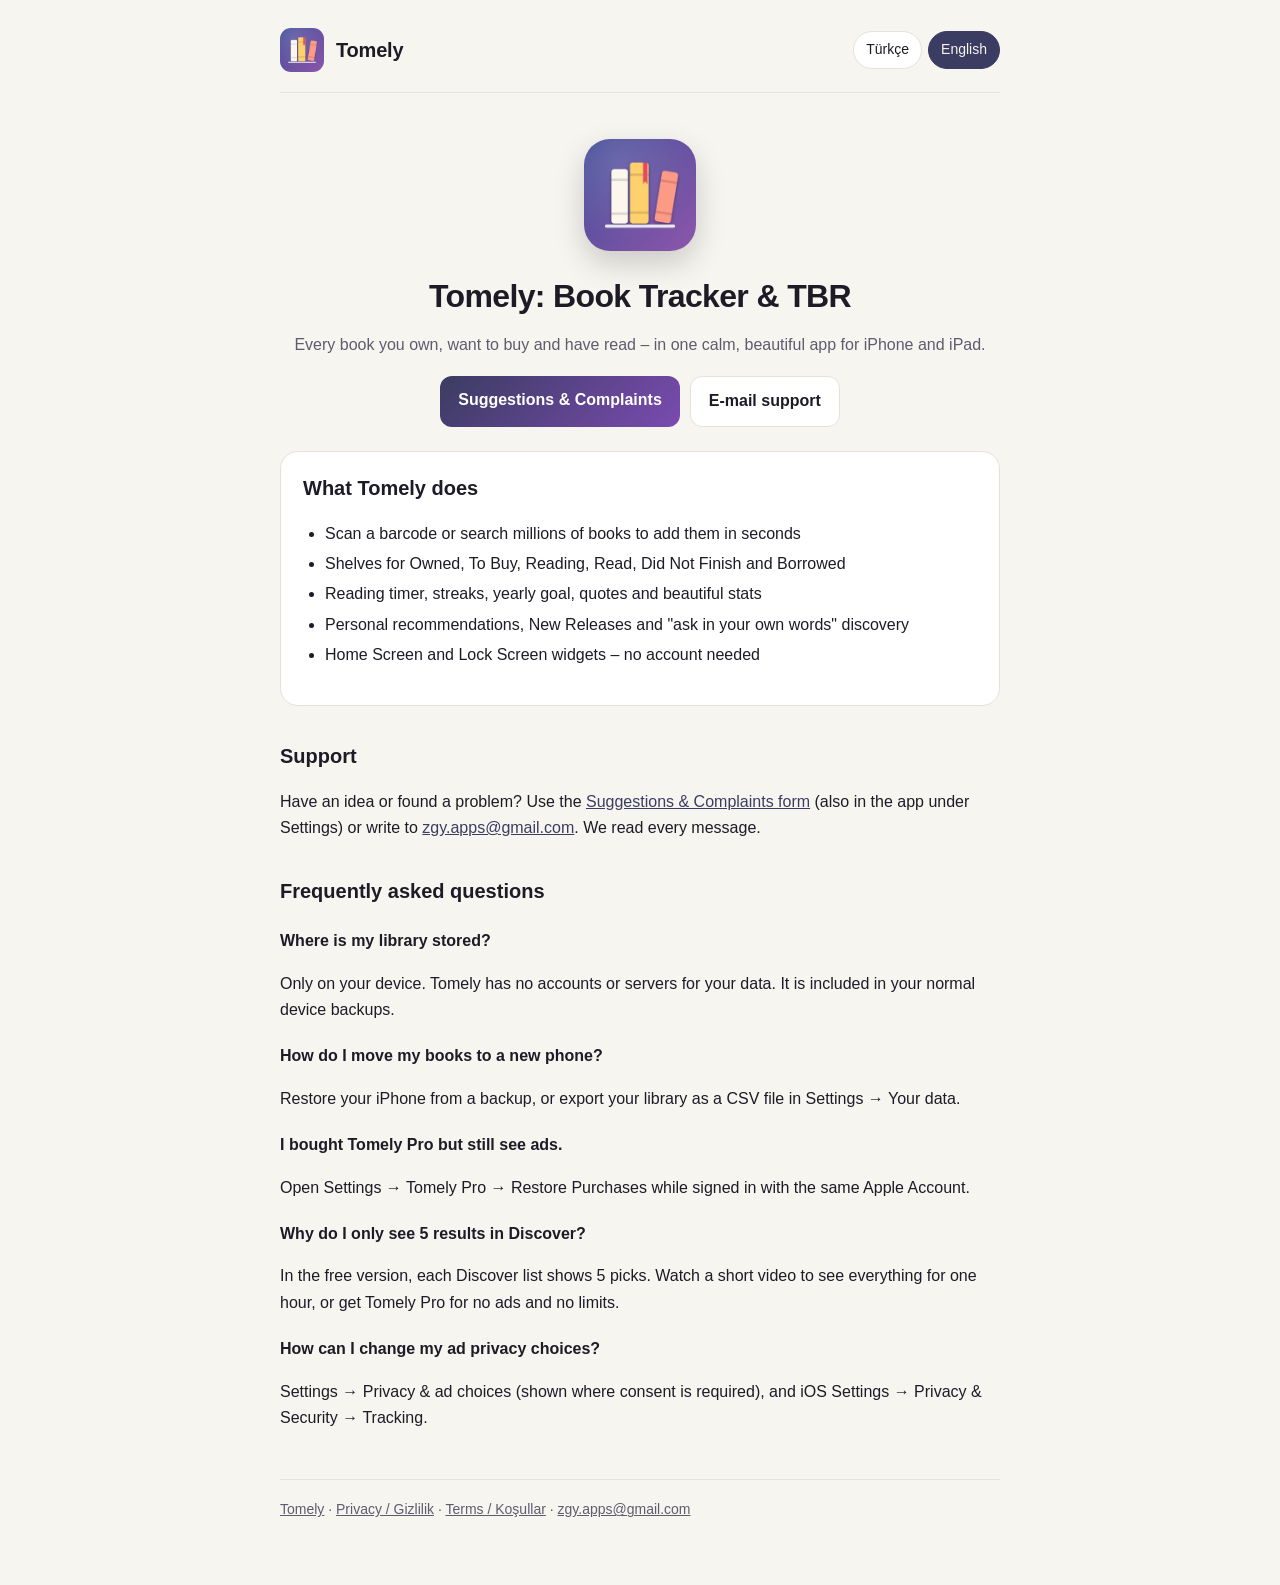
<file: index.html>
<!doctype html>
<html lang="en">
<head>
<meta charset="utf-8">
<meta name="viewport" content="width=device-width, initial-scale=1">
<title>Tomely – Book Tracker &amp; TBR</title>
<meta name="title-en" content="Tomely – Book Tracker &amp; TBR">
<meta name="title-tr" content="Tomely – Kitap Takip &amp; Kitaplık">
<meta name="description" content="Tomely: track the books you own, want to buy and have read. Support, privacy policy and terms.">
<link rel="icon" href="icon.png">
<link rel="stylesheet" href="style.css">
<script src="lang.js"></script>
</head>
<body>
<div class="wrap">
<header class="top">
  <a class="brand" href="./"><img src="icon.png" alt=""><span>Tomely</span></a>
  <nav class="lang" aria-label="Language">
    <button data-set="tr" aria-pressed="false">Türkçe</button>
    <button data-set="en" aria-pressed="true">English</button>
  </nav>
</header>

<main data-lang="en">
<section class="hero">
  <img src="icon.png" alt="Tomely app icon">
  <h1>Tomely: Book Tracker &amp; TBR</h1>
  <p class="muted">Every book you own, want to buy and have read – in one calm, beautiful app for iPhone and iPad.</p>
  <div class="buttons">
    <a class="btn" href="https://forms.gle/RzExrVsKpRyE6CgN7">Suggestions &amp; Complaints</a>
    <a class="btn secondary" href="mailto:zgy.apps@gmail.com?subject=Tomely%20Support">E-mail support</a>
  </div>
</section>

<div class="card">
<h2 style="margin-top:0">What Tomely does</h2>
<ul>
  <li>Scan a barcode or search millions of books to add them in seconds</li>
  <li>Shelves for Owned, To Buy, Reading, Read, Did Not Finish and Borrowed</li>
  <li>Reading timer, streaks, yearly goal, quotes and beautiful stats</li>
  <li>Personal recommendations, New Releases and "ask in your own words" discovery</li>
  <li>Home Screen and Lock Screen widgets – no account needed</li>
</ul>
</div>

<h2>Support</h2>
<p>Have an idea or found a problem? Use the <a href="https://forms.gle/RzExrVsKpRyE6CgN7">Suggestions &amp; Complaints form</a> (also in the app under Settings) or write to <a href="mailto:zgy.apps@gmail.com">zgy.apps@gmail.com</a>. We read every message.</p>

<h2>Frequently asked questions</h2>
<h3>Where is my library stored?</h3>
<p>Only on your device. Tomely has no accounts or servers for your data. It is included in your normal device backups.</p>
<h3>How do I move my books to a new phone?</h3>
<p>Restore your iPhone from a backup, or export your library as a CSV file in Settings → Your data.</p>
<h3>I bought Tomely Pro but still see ads.</h3>
<p>Open Settings → Tomely Pro → Restore Purchases while signed in with the same Apple Account.</p>
<h3>Why do I only see 5 results in Discover?</h3>
<p>In the free version, each Discover list shows 5 picks. Watch a short video to see everything for one hour, or get Tomely Pro for no ads and no limits.</p>
<h3>How can I change my ad privacy choices?</h3>
<p>Settings → Privacy &amp; ad choices (shown where consent is required), and iOS Settings → Privacy &amp; Security → Tracking.</p>
</main>

<main data-lang="tr" hidden>
<section class="hero">
  <img src="icon.png" alt="Tomely uygulama ikonu">
  <h1>Tomely: Kitap Takip &amp; Kitaplık</h1>
  <p class="muted">Sahip olduğun, almak istediğin ve okuduğun tüm kitaplar – iPhone ve iPad için sakin ve şık bir uygulamada.</p>
  <div class="buttons">
    <a class="btn" href="https://forms.gle/RzExrVsKpRyE6CgN7">Öneriler ve Şikayetler</a>
    <a class="btn secondary" href="mailto:zgy.apps@gmail.com?subject=Tomely%20Destek">E-posta ile destek</a>
  </div>
</section>

<div class="card">
<h2 style="margin-top:0">Tomely neler yapar?</h2>
<ul>
  <li>Barkodu tara veya milyonlarca kitap arasında ara, saniyeler içinde ekle</li>
  <li>Kitaplığımda, Alınacaklar, Okuyorum, Okundu, Yarım Bıraktım ve Ödünç rafları</li>
  <li>Okuma sayacı, seriler, yıllık hedef, alıntılar ve şık istatistikler</li>
  <li>Kişisel öneriler, Yeni Çıkanlar ve "kendi cümlelerinle sor" keşfi</li>
  <li>Ana ekran ve kilit ekranı widget'ları – hesap gerekmez</li>
</ul>
</div>

<h2>Destek</h2>
<p>Bir fikrin mi var ya da bir sorun mu buldun? <a href="https://forms.gle/RzExrVsKpRyE6CgN7">Öneriler ve Şikayetler formunu</a> kullan (uygulamada Ayarlar altında da var) veya <a href="mailto:zgy.apps@gmail.com">zgy.apps@gmail.com</a> adresine yaz. Her mesajı okuyoruz.</p>

<h2>Sık sorulan sorular</h2>
<h3>Kitaplığım nerede saklanıyor?</h3>
<p>Yalnızca cihazında. Tomely'nin verilerin için hesabı veya sunucusu yoktur. Kitaplığın normal cihaz yedeklerine dahildir.</p>
<h3>Kitaplarımı yeni telefona nasıl taşırım?</h3>
<p>iPhone'unu yedekten geri yükle ya da Ayarlar → Verilerin bölümünden kitaplığını CSV olarak dışa aktar.</p>
<h3>Tomely Pro aldım ama hâlâ reklam görüyorum.</h3>
<p>Aynı Apple Hesabı ile giriş yapmışken Ayarlar → Tomely Pro → Satın Alımları Geri Yükle'ye dokun.</p>
<h3>Keşfet'te neden sadece 5 sonuç görüyorum?</h3>
<p>Ücretsiz sürümde her Keşfet listesi 5 öneri gösterir. Kısa bir video izleyerek bir saat boyunca tümünü görebilir veya reklamsız ve sınırsız kullanım için Tomely Pro alabilirsin.</p>
<h3>Reklam gizlilik tercihlerimi nasıl değiştiririm?</h3>
<p>Ayarlar → Gizlilik ve reklam tercihleri (izin gereken bölgelerde görünür) ve iOS Ayarlar → Gizlilik ve Güvenlik → İzleme.</p>
</main>

<footer>
  <a href="./">Tomely</a> · <a href="privacy.html">Privacy / Gizlilik</a> · <a href="terms.html">Terms / Koşullar</a> · <a href="mailto:zgy.apps@gmail.com">zgy.apps@gmail.com</a>
</footer>
</div>
</body>
</html>
</file>
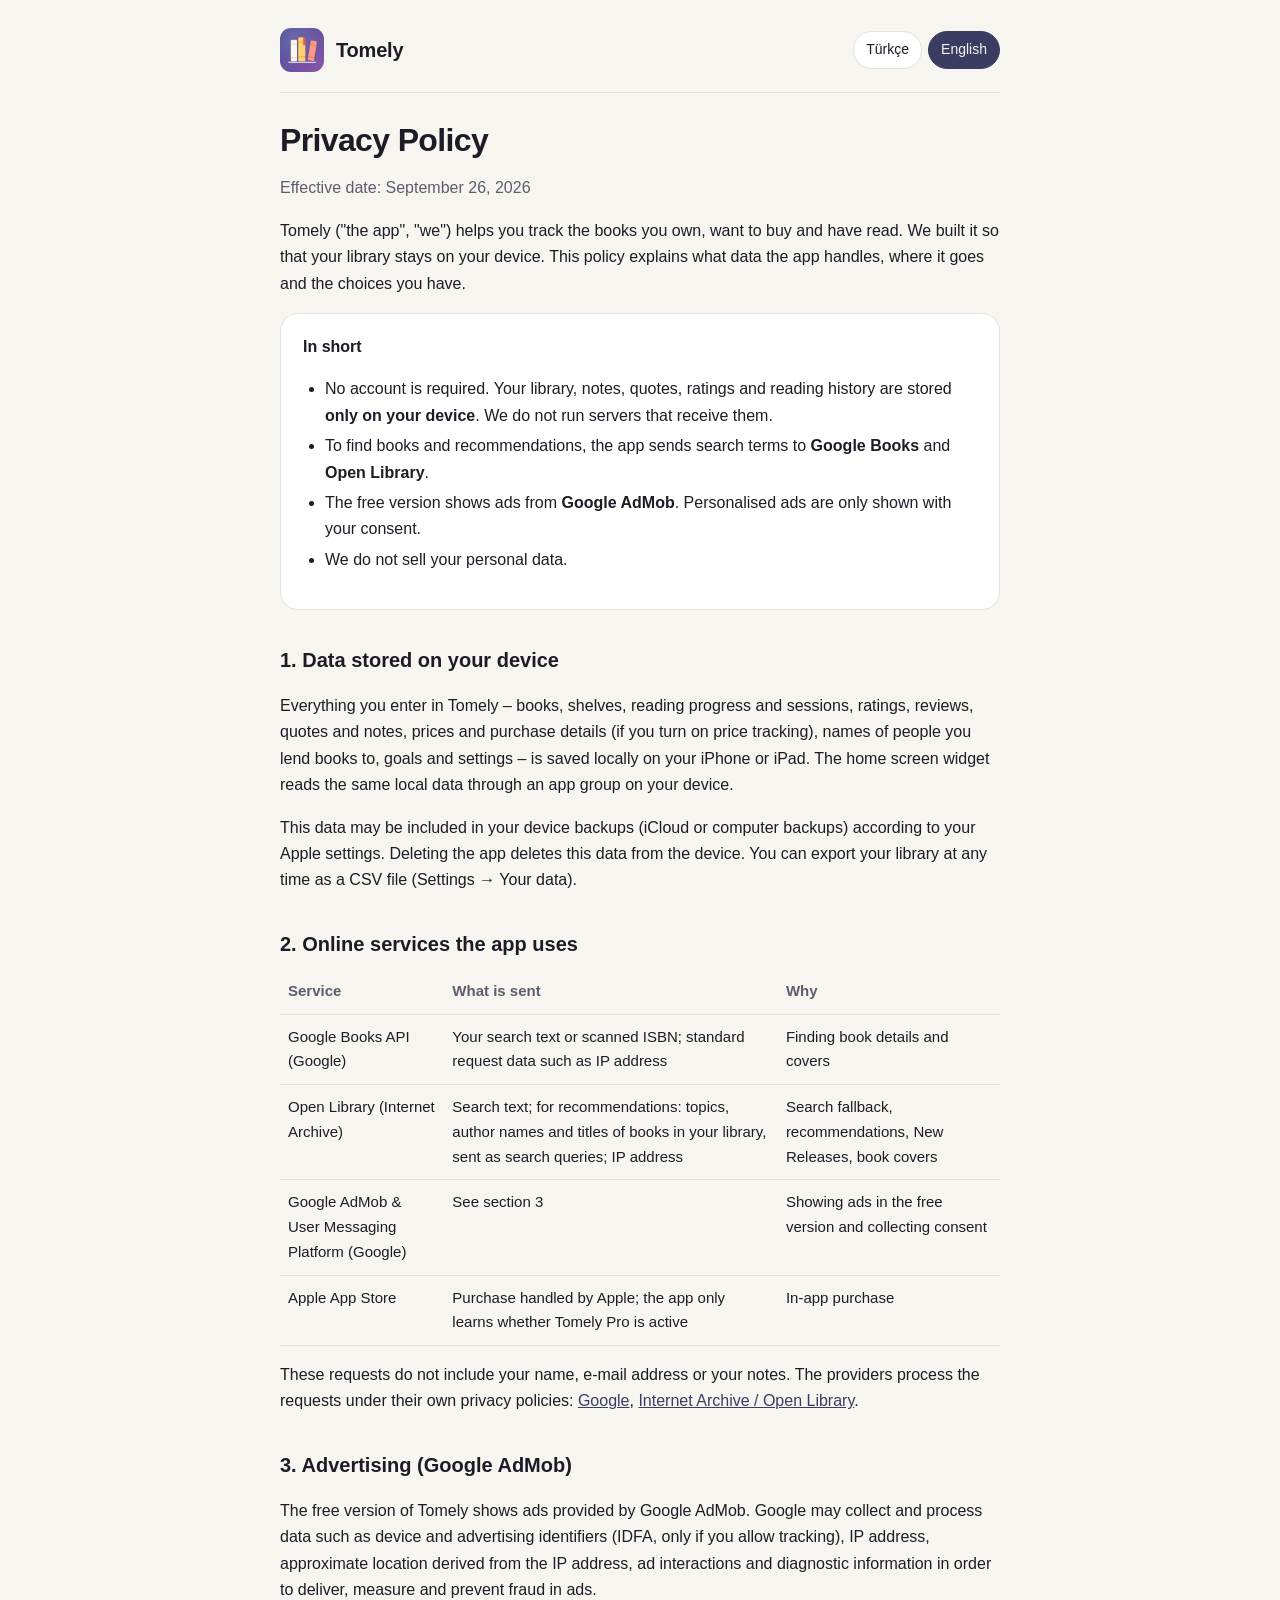
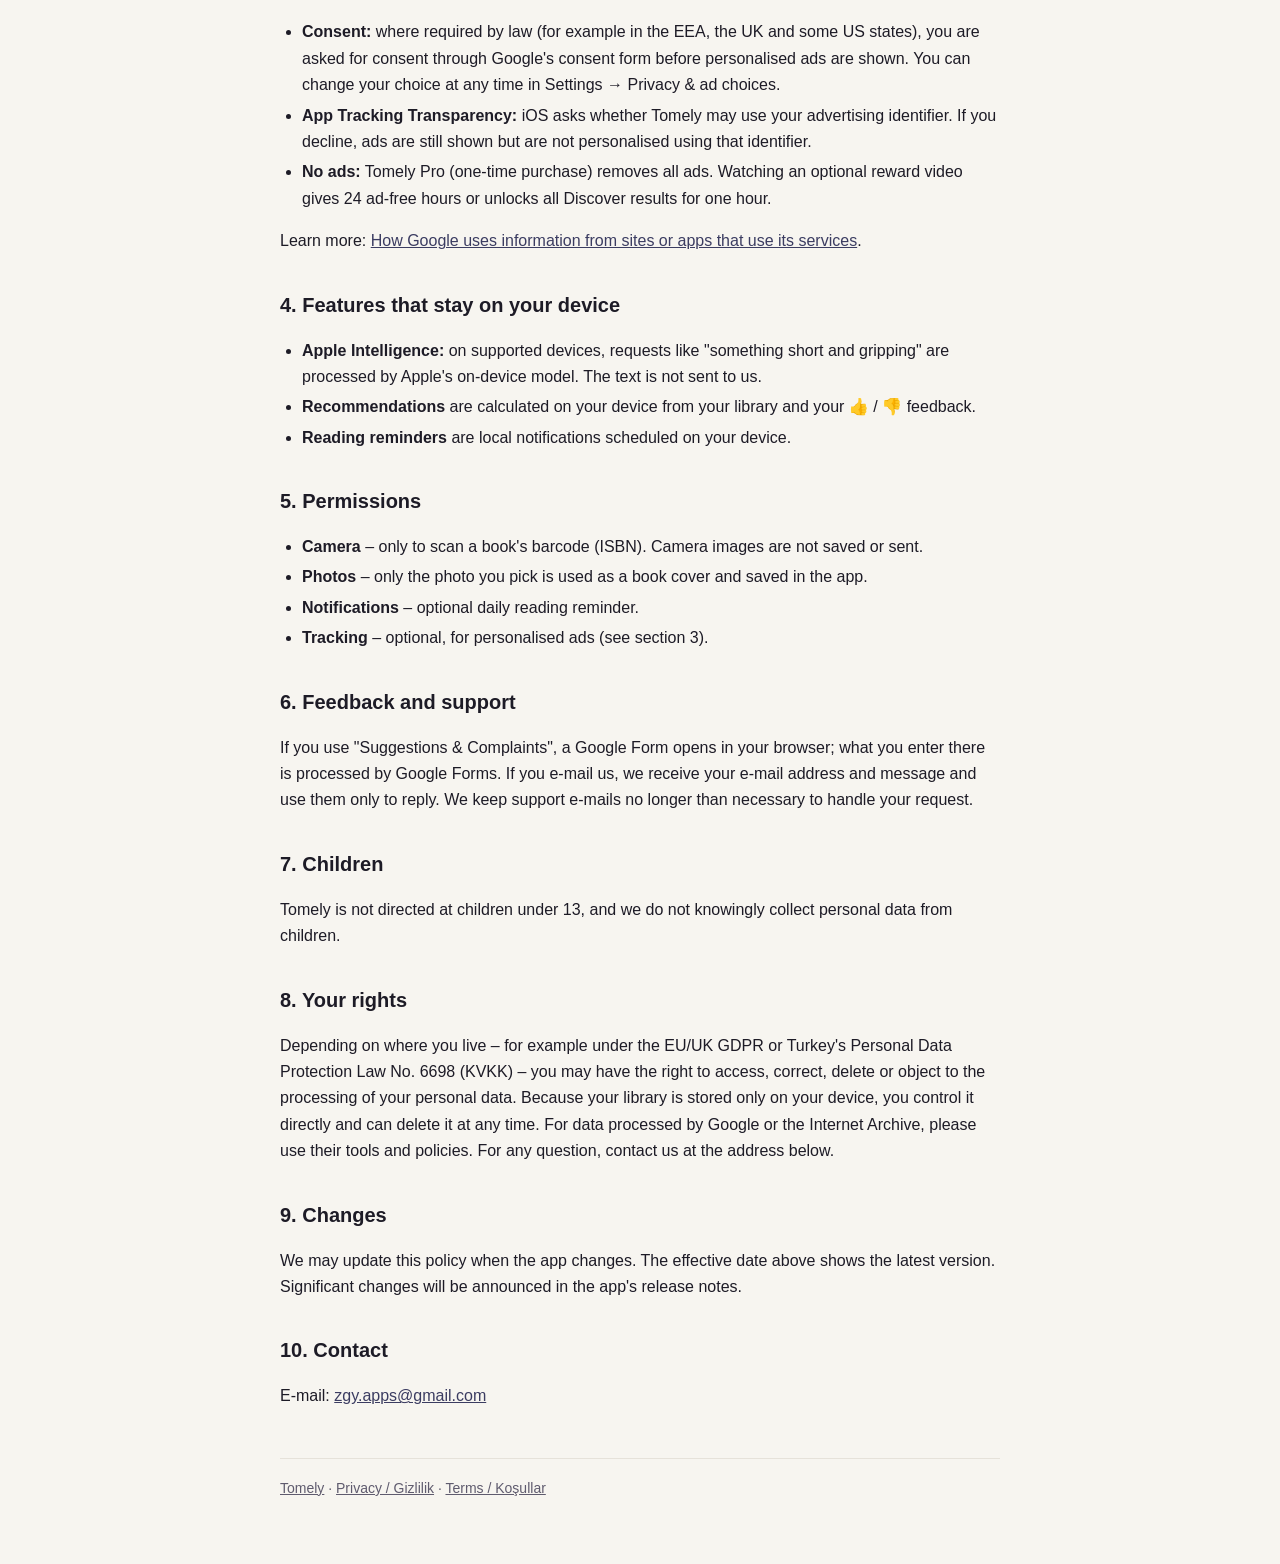
<file: privacy.html>
<!doctype html>
<html lang="en">
<head>
<meta charset="utf-8">
<meta name="viewport" content="width=device-width, initial-scale=1">
<title>Tomely – Privacy Policy</title>
<meta name="title-en" content="Tomely – Privacy Policy">
<meta name="title-tr" content="Tomely – Gizlilik Politikası">
<meta name="description" content="Privacy Policy of Tomely, the book tracker app for iPhone and iPad.">
<link rel="icon" href="icon.png">
<link rel="stylesheet" href="style.css">
<script src="lang.js"></script>
</head>
<body>
<div class="wrap">
<header class="top">
  <a class="brand" href="./"><img src="icon.png" alt=""><span>Tomely</span></a>
  <nav class="lang" aria-label="Language">
    <button data-set="tr" aria-pressed="false">Türkçe</button>
    <button data-set="en" aria-pressed="true">English</button>
  </nav>
</header>

<!-- ============================ ENGLISH ============================ -->
<main data-lang="en">
<h1>Privacy Policy</h1>
<p class="muted">Effective date: September 26, 2026</p>

<p>Tomely ("the app", "we") helps you track the books you own, want to buy and have read. We built it so that your library stays on your device. This policy explains what data the app handles, where it goes and the choices you have.</p>

<div class="card">
<strong>In short</strong>
<ul>
  <li>No account is required. Your library, notes, quotes, ratings and reading history are stored <strong>only on your device</strong>. We do not run servers that receive them.</li>
  <li>To find books and recommendations, the app sends search terms to <strong>Google Books</strong> and <strong>Open Library</strong>.</li>
  <li>The free version shows ads from <strong>Google AdMob</strong>. Personalised ads are only shown with your consent.</li>
  <li>We do not sell your personal data.</li>
</ul>
</div>

<h2>1. Data stored on your device</h2>
<p>Everything you enter in Tomely – books, shelves, reading progress and sessions, ratings, reviews, quotes and notes, prices and purchase details (if you turn on price tracking), names of people you lend books to, goals and settings – is saved locally on your iPhone or iPad. The home screen widget reads the same local data through an app group on your device.</p>
<p>This data may be included in your device backups (iCloud or computer backups) according to your Apple settings. Deleting the app deletes this data from the device. You can export your library at any time as a CSV file (Settings → Your data).</p>

<h2>2. Online services the app uses</h2>
<div class="table-wrap">
<table>
<tr><th>Service</th><th>What is sent</th><th>Why</th></tr>
<tr><td>Google Books API (Google)</td><td>Your search text or scanned ISBN; standard request data such as IP address</td><td>Finding book details and covers</td></tr>
<tr><td>Open Library (Internet Archive)</td><td>Search text; for recommendations: topics, author names and titles of books in your library, sent as search queries; IP address</td><td>Search fallback, recommendations, New Releases, book covers</td></tr>
<tr><td>Google AdMob &amp; User Messaging Platform (Google)</td><td>See section 3</td><td>Showing ads in the free version and collecting consent</td></tr>
<tr><td>Apple App Store</td><td>Purchase handled by Apple; the app only learns whether Tomely Pro is active</td><td>In-app purchase</td></tr>
</table>
</div>
<p>These requests do not include your name, e-mail address or your notes. The providers process the requests under their own privacy policies: <a href="https://policies.google.com/privacy">Google</a>, <a href="https://archive.org/about/terms">Internet Archive / Open Library</a>.</p>

<h2>3. Advertising (Google AdMob)</h2>
<p>The free version of Tomely shows ads provided by Google AdMob. Google may collect and process data such as device and advertising identifiers (IDFA, only if you allow tracking), IP address, approximate location derived from the IP address, ad interactions and diagnostic information in order to deliver, measure and prevent fraud in ads.</p>
<ul>
  <li><strong>Consent:</strong> where required by law (for example in the EEA, the UK and some US states), you are asked for consent through Google's consent form before personalised ads are shown. You can change your choice at any time in Settings → Privacy &amp; ad choices.</li>
  <li><strong>App Tracking Transparency:</strong> iOS asks whether Tomely may use your advertising identifier. If you decline, ads are still shown but are not personalised using that identifier.</li>
  <li><strong>No ads:</strong> Tomely Pro (one-time purchase) removes all ads. Watching an optional reward video gives 24 ad-free hours or unlocks all Discover results for one hour.</li>
</ul>
<p>Learn more: <a href="https://policies.google.com/technologies/partner-sites">How Google uses information from sites or apps that use its services</a>.</p>

<h2>4. Features that stay on your device</h2>
<ul>
  <li><strong>Apple Intelligence:</strong> on supported devices, requests like "something short and gripping" are processed by Apple's on-device model. The text is not sent to us.</li>
  <li><strong>Recommendations</strong> are calculated on your device from your library and your 👍 / 👎 feedback.</li>
  <li><strong>Reading reminders</strong> are local notifications scheduled on your device.</li>
</ul>

<h2>5. Permissions</h2>
<ul>
  <li><strong>Camera</strong> – only to scan a book's barcode (ISBN). Camera images are not saved or sent.</li>
  <li><strong>Photos</strong> – only the photo you pick is used as a book cover and saved in the app.</li>
  <li><strong>Notifications</strong> – optional daily reading reminder.</li>
  <li><strong>Tracking</strong> – optional, for personalised ads (see section 3).</li>
</ul>

<h2>6. Feedback and support</h2>
<p>If you use "Suggestions &amp; Complaints", a Google Form opens in your browser; what you enter there is processed by Google Forms. If you e-mail us, we receive your e-mail address and message and use them only to reply. We keep support e-mails no longer than necessary to handle your request.</p>

<h2>7. Children</h2>
<p>Tomely is not directed at children under 13, and we do not knowingly collect personal data from children.</p>

<h2>8. Your rights</h2>
<p>Depending on where you live – for example under the EU/UK GDPR or Turkey's Personal Data Protection Law No. 6698 (KVKK) – you may have the right to access, correct, delete or object to the processing of your personal data. Because your library is stored only on your device, you control it directly and can delete it at any time. For data processed by Google or the Internet Archive, please use their tools and policies. For any question, contact us at the address below.</p>

<h2>9. Changes</h2>
<p>We may update this policy when the app changes. The effective date above shows the latest version. Significant changes will be announced in the app's release notes.</p>

<h2>10. Contact</h2>
<p>E-mail: <a href="mailto:zgy.apps@gmail.com">zgy.apps@gmail.com</a></p>
</main>

<!-- ============================ TÜRKÇE ============================ -->
<main data-lang="tr" hidden>
<h1>Gizlilik Politikası</h1>
<p class="muted">Yürürlük tarihi: 26 Eylül 2026</p>

<p>Tomely ("uygulama", "biz"), sahip olduğun, almak istediğin ve okuduğun kitapları takip etmene yardımcı olur. Uygulamayı kitaplığın cihazında kalacak şekilde tasarladık. Bu politika, uygulamanın hangi verileri işlediğini, bu verilerin nereye gittiğini ve seçeneklerini açıklar.</p>

<div class="card">
<strong>Kısaca</strong>
<ul>
  <li>Hesap gerekmez. Kitaplığın, notların, alıntıların, puanların ve okuma geçmişin <strong>yalnızca cihazında</strong> saklanır. Bunları alan bir sunucumuz yoktur.</li>
  <li>Kitap ve öneri bulmak için uygulama arama ifadelerini <strong>Google Books</strong> ve <strong>Open Library</strong>'ye gönderir.</li>
  <li>Ücretsiz sürüm <strong>Google AdMob</strong> reklamları gösterir. Kişiselleştirilmiş reklamlar yalnızca iznin varsa gösterilir.</li>
  <li>Kişisel verilerini satmayız.</li>
</ul>
</div>

<h2>1. Cihazında saklanan veriler</h2>
<p>Tomely'ye girdiğin her şey – kitaplar, raflar, okuma ilerlemesi ve seansları, puanlar, yorumlar, alıntılar ve notlar, fiyat ve satın alma bilgileri (fiyat takibini açarsan), kitap ödünç verdiğin kişilerin adları, hedefler ve ayarlar – iPhone veya iPad'inde yerel olarak saklanır. Ana ekran widget'ı aynı yerel verileri cihazındaki uygulama grubu üzerinden okur.</p>
<p>Bu veriler, Apple ayarlarına bağlı olarak cihaz yedeklerine (iCloud veya bilgisayar yedeği) dahil olabilir. Uygulamayı silmek bu verileri cihazdan siler. Kitaplığını istediğin zaman CSV dosyası olarak dışa aktarabilirsin (Ayarlar → Verilerin).</p>

<h2>2. Uygulamanın kullandığı çevrim içi servisler</h2>
<div class="table-wrap">
<table>
<tr><th>Servis</th><th>Gönderilen</th><th>Amaç</th></tr>
<tr><td>Google Books API (Google)</td><td>Arama metnin veya taranan ISBN; IP adresi gibi standart istek bilgileri</td><td>Kitap bilgisi ve kapak bulma</td></tr>
<tr><td>Open Library (Internet Archive)</td><td>Arama metni; öneriler için kitaplığındaki kitapların konuları, yazar adları ve başlıkları (arama sorgusu olarak); IP adresi</td><td>Yedek arama, öneriler, Yeni Çıkanlar, kitap kapakları</td></tr>
<tr><td>Google AdMob ve User Messaging Platform (Google)</td><td>Bkz. 3. bölüm</td><td>Ücretsiz sürümde reklam gösterme ve izin alma</td></tr>
<tr><td>Apple App Store</td><td>Satın alma Apple tarafından yapılır; uygulama yalnızca Tomely Pro'nun etkin olup olmadığını öğrenir</td><td>Uygulama içi satın alma</td></tr>
</table>
</div>
<p>Bu istekler adını, e-posta adresini veya notlarını içermez. Servis sağlayıcılar istekleri kendi gizlilik politikalarına göre işler: <a href="https://policies.google.com/privacy?hl=tr">Google</a>, <a href="https://archive.org/about/terms">Internet Archive / Open Library</a>.</p>

<h2>3. Reklamlar (Google AdMob)</h2>
<p>Tomely'nin ücretsiz sürümü Google AdMob tarafından sağlanan reklamlar gösterir. Google; reklamları sunmak, ölçmek ve dolandırıcılığı önlemek için cihaz ve reklam kimlikleri (IDFA, yalnızca izlemeye izin verirsen), IP adresi, IP'den çıkarılan yaklaşık konum, reklam etkileşimleri ve tanılama bilgileri gibi verileri toplayıp işleyebilir.</p>
<ul>
  <li><strong>İzin:</strong> Yasaların gerektirdiği yerlerde (örneğin AEA, Birleşik Krallık ve bazı ABD eyaletleri) kişiselleştirilmiş reklamlardan önce Google'ın izin formu ile iznin istenir. Tercihini istediğin zaman Ayarlar → Gizlilik ve reklam tercihleri bölümünden değiştirebilirsin.</li>
  <li><strong>Uygulama İzleme Şeffaflığı:</strong> iOS, Tomely'nin reklam kimliğini kullanıp kullanamayacağını sorar. Reddedersen reklamlar yine gösterilir ancak bu kimlikle kişiselleştirilmez.</li>
  <li><strong>Reklamsız kullanım:</strong> Tomely Pro (tek seferlik satın alma) tüm reklamları kaldırır. İsteğe bağlı ödüllü video izlemek 24 saat reklamsız kullanım sağlar veya Keşfet'teki tüm sonuçları bir saatliğine açar.</li>
</ul>
<p>Daha fazla bilgi: <a href="https://policies.google.com/technologies/partner-sites?hl=tr">Google, hizmetlerini kullanan sitelerden veya uygulamalardan gelen bilgileri nasıl kullanır?</a></p>

<h2>4. Cihazında kalan özellikler</h2>
<ul>
  <li><strong>Apple Intelligence:</strong> Desteklenen cihazlarda "kısa ve sürükleyici bir şey" gibi istekler Apple'ın cihaz üzerindeki modeliyle işlenir. Metin bize gönderilmez.</li>
  <li><strong>Öneriler</strong> kitaplığın ve 👍 / 👎 geri bildirimlerinle cihazında hesaplanır.</li>
  <li><strong>Okuma hatırlatıcıları</strong> cihazında planlanan yerel bildirimlerdir.</li>
</ul>

<h2>5. İzinler</h2>
<ul>
  <li><strong>Kamera</strong> – yalnızca kitabın barkodunu (ISBN) taramak için. Kamera görüntüleri kaydedilmez veya gönderilmez.</li>
  <li><strong>Fotoğraflar</strong> – yalnızca seçtiğin fotoğraf kitap kapağı olarak kullanılır ve uygulamada saklanır.</li>
  <li><strong>Bildirimler</strong> – isteğe bağlı günlük okuma hatırlatıcısı.</li>
  <li><strong>İzleme</strong> – isteğe bağlı, kişiselleştirilmiş reklamlar için (bkz. 3. bölüm).</li>
</ul>

<h2>6. Geri bildirim ve destek</h2>
<p>"Öneriler ve Şikayetler" seçeneğini kullandığında tarayıcında bir Google Formu açılır; oraya yazdıkların Google Forms tarafından işlenir. Bize e-posta gönderirsen e-posta adresini ve mesajını yalnızca yanıt vermek için kullanırız. Destek e-postalarını talebini sonuçlandırmak için gereken süreden fazla saklamayız.</p>

<h2>7. Çocuklar</h2>
<p>Tomely 13 yaşından küçük çocuklara yönelik değildir ve çocuklardan bilerek kişisel veri toplamayız.</p>

<h2>8. Hakların</h2>
<p>Yaşadığın yere bağlı olarak – örneğin 6698 sayılı Kişisel Verilerin Korunması Kanunu (KVKK) veya AB/Birleşik Krallık GDPR kapsamında – kişisel verilerine erişme, düzeltme, silme veya işlenmesine itiraz etme hakların olabilir. Kitaplığın yalnızca cihazında saklandığı için onu doğrudan sen yönetirsin ve istediğin zaman silebilirsin. Google veya Internet Archive tarafından işlenen veriler için lütfen onların araçlarını ve politikalarını kullan. Her türlü soru için aşağıdaki adresten bize ulaşabilirsin.</p>

<h2>9. Değişiklikler</h2>
<p>Uygulama değiştikçe bu politikayı güncelleyebiliriz. Yukarıdaki yürürlük tarihi en güncel sürümü gösterir. Önemli değişiklikler uygulamanın sürüm notlarında duyurulur.</p>

<h2>10. İletişim</h2>
<p>E-posta: <a href="mailto:zgy.apps@gmail.com">zgy.apps@gmail.com</a></p>
</main>

<footer>
  <a href="./">Tomely</a> · <a href="privacy.html">Privacy / Gizlilik</a> · <a href="terms.html">Terms / Koşullar</a>
</footer>
</div>
</body>
</html>
</file>
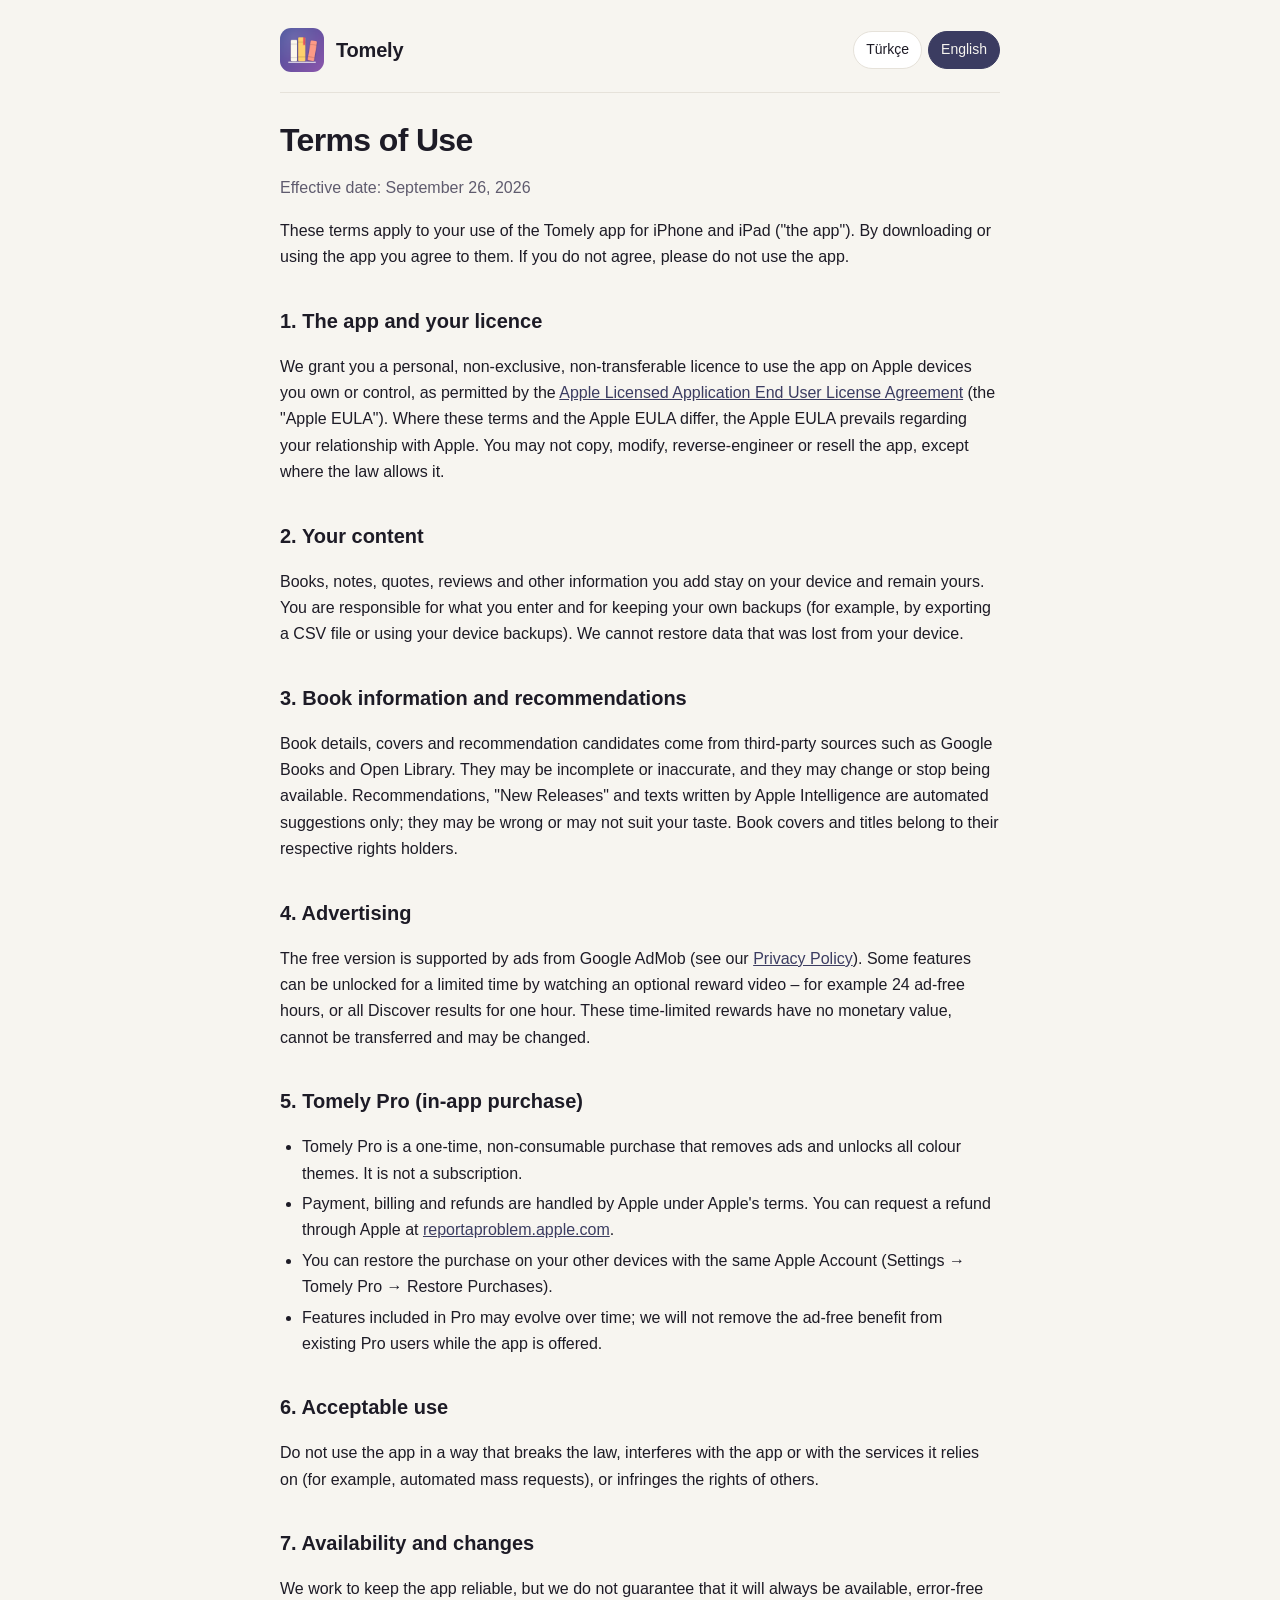
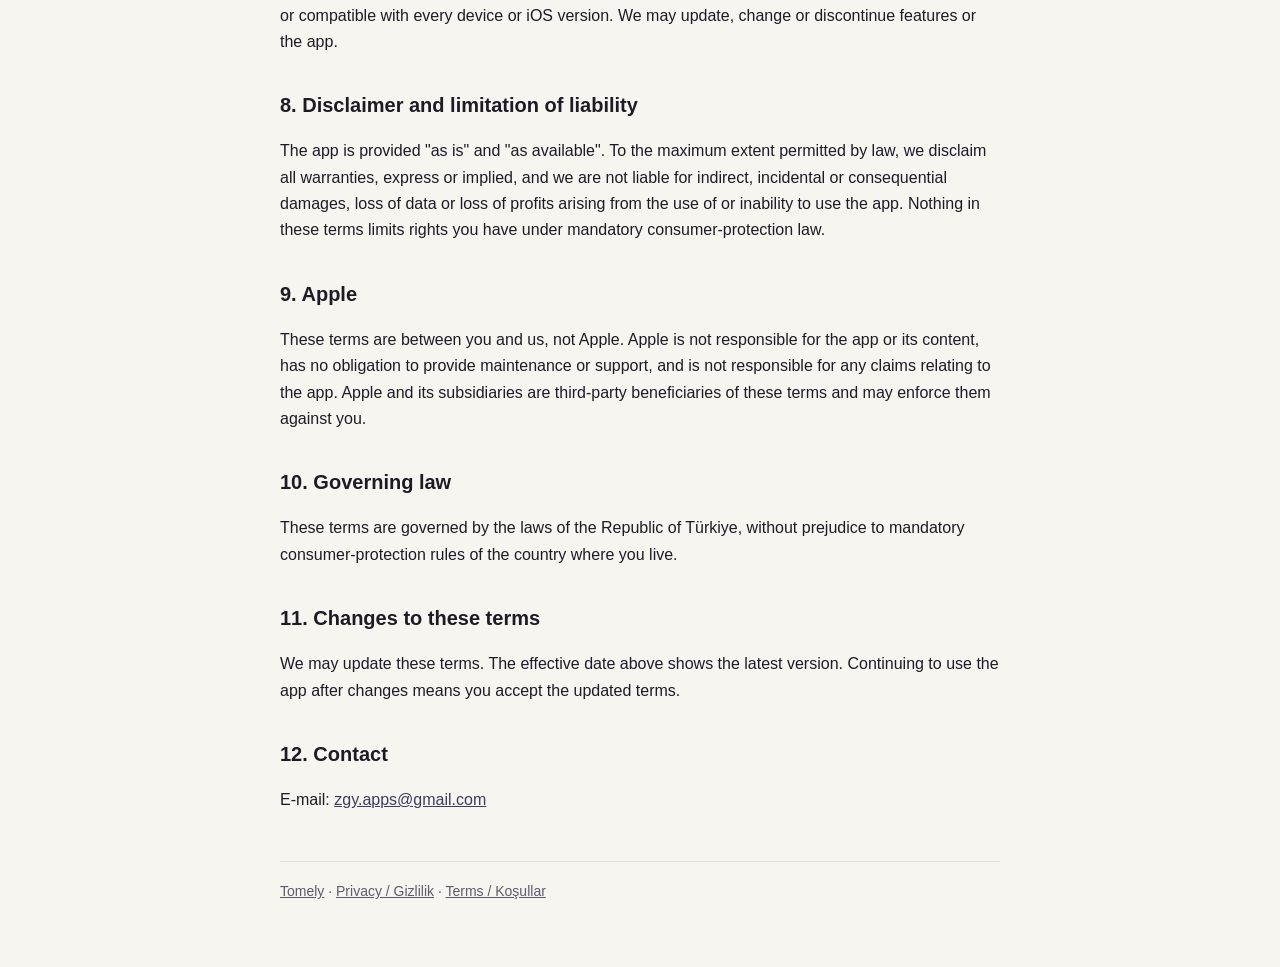
<file: terms.html>
<!doctype html>
<html lang="en">
<head>
<meta charset="utf-8">
<meta name="viewport" content="width=device-width, initial-scale=1">
<title>Tomely – Terms of Use</title>
<meta name="title-en" content="Tomely – Terms of Use">
<meta name="title-tr" content="Tomely – Kullanım Koşulları">
<meta name="description" content="Terms of Use of Tomely, the book tracker app for iPhone and iPad.">
<link rel="icon" href="icon.png">
<link rel="stylesheet" href="style.css">
<script src="lang.js"></script>
</head>
<body>
<div class="wrap">
<header class="top">
  <a class="brand" href="./"><img src="icon.png" alt=""><span>Tomely</span></a>
  <nav class="lang" aria-label="Language">
    <button data-set="tr" aria-pressed="false">Türkçe</button>
    <button data-set="en" aria-pressed="true">English</button>
  </nav>
</header>

<!-- ============================ ENGLISH ============================ -->
<main data-lang="en">
<h1>Terms of Use</h1>
<p class="muted">Effective date: September 26, 2026</p>

<p>These terms apply to your use of the Tomely app for iPhone and iPad ("the app"). By downloading or using the app you agree to them. If you do not agree, please do not use the app.</p>

<h2>1. The app and your licence</h2>
<p>We grant you a personal, non-exclusive, non-transferable licence to use the app on Apple devices you own or control, as permitted by the <a href="https://www.apple.com/legal/internet-services/itunes/dev/stdeula/">Apple Licensed Application End User License Agreement</a> (the "Apple EULA"). Where these terms and the Apple EULA differ, the Apple EULA prevails regarding your relationship with Apple. You may not copy, modify, reverse-engineer or resell the app, except where the law allows it.</p>

<h2>2. Your content</h2>
<p>Books, notes, quotes, reviews and other information you add stay on your device and remain yours. You are responsible for what you enter and for keeping your own backups (for example, by exporting a CSV file or using your device backups). We cannot restore data that was lost from your device.</p>

<h2>3. Book information and recommendations</h2>
<p>Book details, covers and recommendation candidates come from third-party sources such as Google Books and Open Library. They may be incomplete or inaccurate, and they may change or stop being available. Recommendations, "New Releases" and texts written by Apple Intelligence are automated suggestions only; they may be wrong or may not suit your taste. Book covers and titles belong to their respective rights holders.</p>

<h2>4. Advertising</h2>
<p>The free version is supported by ads from Google AdMob (see our <a href="privacy.html">Privacy Policy</a>). Some features can be unlocked for a limited time by watching an optional reward video – for example 24 ad-free hours, or all Discover results for one hour. These time-limited rewards have no monetary value, cannot be transferred and may be changed.</p>

<h2>5. Tomely Pro (in-app purchase)</h2>
<ul>
  <li>Tomely Pro is a one-time, non-consumable purchase that removes ads and unlocks all colour themes. It is not a subscription.</li>
  <li>Payment, billing and refunds are handled by Apple under Apple's terms. You can request a refund through Apple at <a href="https://reportaproblem.apple.com">reportaproblem.apple.com</a>.</li>
  <li>You can restore the purchase on your other devices with the same Apple Account (Settings → Tomely Pro → Restore Purchases).</li>
  <li>Features included in Pro may evolve over time; we will not remove the ad-free benefit from existing Pro users while the app is offered.</li>
</ul>

<h2>6. Acceptable use</h2>
<p>Do not use the app in a way that breaks the law, interferes with the app or with the services it relies on (for example, automated mass requests), or infringes the rights of others.</p>

<h2>7. Availability and changes</h2>
<p>We work to keep the app reliable, but we do not guarantee that it will always be available, error-free or compatible with every device or iOS version. We may update, change or discontinue features or the app.</p>

<h2>8. Disclaimer and limitation of liability</h2>
<p>The app is provided "as is" and "as available". To the maximum extent permitted by law, we disclaim all warranties, express or implied, and we are not liable for indirect, incidental or consequential damages, loss of data or loss of profits arising from the use of or inability to use the app. Nothing in these terms limits rights you have under mandatory consumer-protection law.</p>

<h2>9. Apple</h2>
<p>These terms are between you and us, not Apple. Apple is not responsible for the app or its content, has no obligation to provide maintenance or support, and is not responsible for any claims relating to the app. Apple and its subsidiaries are third-party beneficiaries of these terms and may enforce them against you.</p>

<h2>10. Governing law</h2>
<p>These terms are governed by the laws of the Republic of Türkiye, without prejudice to mandatory consumer-protection rules of the country where you live.</p>

<h2>11. Changes to these terms</h2>
<p>We may update these terms. The effective date above shows the latest version. Continuing to use the app after changes means you accept the updated terms.</p>

<h2>12. Contact</h2>
<p>E-mail: <a href="mailto:zgy.apps@gmail.com">zgy.apps@gmail.com</a></p>
</main>

<!-- ============================ TÜRKÇE ============================ -->
<main data-lang="tr" hidden>
<h1>Kullanım Koşulları</h1>
<p class="muted">Yürürlük tarihi: 26 Eylül 2026</p>

<p>Bu koşullar, iPhone ve iPad için Tomely uygulamasını ("uygulama") kullanımın için geçerlidir. Uygulamayı indirerek veya kullanarak bu koşulları kabul etmiş olursun. Kabul etmiyorsan lütfen uygulamayı kullanma.</p>

<h2>1. Uygulama ve lisansın</h2>
<p>Sana, uygulamayı sahip olduğun veya kontrol ettiğin Apple cihazlarında, <a href="https://www.apple.com/legal/internet-services/itunes/dev/stdeula/">Apple Lisanslı Uygulama Son Kullanıcı Lisans Sözleşmesi</a>'nin ("Apple EULA") izin verdiği şekilde kullanman için kişisel, münhasır olmayan ve devredilemez bir lisans veriyoruz. Bu koşullarla Apple EULA arasında fark olduğunda, Apple ile ilişkin bakımından Apple EULA geçerlidir. Yasaların izin verdiği durumlar dışında uygulamayı kopyalayamaz, değiştiremez, tersine mühendislik yapamaz veya yeniden satamazsın.</p>

<h2>2. İçeriğin</h2>
<p>Eklediğin kitaplar, notlar, alıntılar, yorumlar ve diğer bilgiler cihazında kalır ve sana aittir. Girdiğin içerikten ve kendi yedeklerini almaktan (örneğin CSV dışa aktarma veya cihaz yedekleri ile) sen sorumlusun. Cihazından kaybolan verileri geri getiremeyiz.</p>

<h2>3. Kitap bilgileri ve öneriler</h2>
<p>Kitap bilgileri, kapaklar ve öneri adayları Google Books ve Open Library gibi üçüncü taraf kaynaklardan gelir. Eksik veya hatalı olabilir, değişebilir ya da erişilemez hale gelebilir. Öneriler, "Yeni Çıkanlar" ve Apple Intelligence tarafından yazılan metinler yalnızca otomatik önerilerdir; yanlış olabilir veya zevkine uymayabilir. Kitap kapakları ve başlıkları ilgili hak sahiplerine aittir.</p>

<h2>4. Reklamlar</h2>
<p>Ücretsiz sürüm Google AdMob reklamlarıyla desteklenir (bkz. <a href="privacy.html">Gizlilik Politikası</a>). Bazı özellikler isteğe bağlı ödüllü video izlenerek sınırlı süreyle açılabilir – örneğin 24 saat reklamsız kullanım veya Keşfet'teki tüm sonuçlar için bir saat. Bu süreli ödüllerin parasal değeri yoktur, devredilemez ve değiştirilebilir.</p>

<h2>5. Tomely Pro (uygulama içi satın alma)</h2>
<ul>
  <li>Tomely Pro, reklamları kaldıran ve tüm renk temalarını açan tek seferlik, tüketilmeyen bir satın almadır. Abonelik değildir.</li>
  <li>Ödeme, faturalandırma ve iadeler Apple tarafından Apple koşullarına göre yürütülür. İade talebini <a href="https://reportaproblem.apple.com">reportaproblem.apple.com</a> üzerinden Apple'a iletebilirsin.</li>
  <li>Satın alımı aynı Apple Hesabı ile diğer cihazlarında geri yükleyebilirsin (Ayarlar → Tomely Pro → Satın Alımları Geri Yükle).</li>
  <li>Pro kapsamındaki özellikler zamanla gelişebilir; uygulama sunulduğu sürece mevcut Pro kullanıcılarının reklamsız kullanım hakkını kaldırmayız.</li>
</ul>

<h2>6. Kabul edilebilir kullanım</h2>
<p>Uygulamayı yasalara aykırı, uygulamanın veya dayandığı servislerin işleyişini bozacak (örneğin otomatik toplu istekler) ya da başkalarının haklarını ihlal edecek şekilde kullanma.</p>

<h2>7. Erişilebilirlik ve değişiklikler</h2>
<p>Uygulamayı güvenilir tutmak için çalışırız, ancak her zaman erişilebilir, hatasız veya her cihaz ve iOS sürümüyle uyumlu olacağını garanti etmeyiz. Özellikleri veya uygulamayı güncelleyebilir, değiştirebilir ya da sonlandırabiliriz.</p>

<h2>8. Sorumluluk reddi ve sınırlaması</h2>
<p>Uygulama "olduğu gibi" ve "mevcut olduğu şekilde" sunulur. Yasaların izin verdiği en geniş ölçüde, açık veya örtük tüm garantileri reddederiz; uygulamanın kullanımından veya kullanılamamasından doğan dolaylı, arızi veya sonuç olarak ortaya çıkan zararlardan, veri veya kâr kaybından sorumlu değiliz. Bu koşullardaki hiçbir hüküm, emredici tüketici koruma mevzuatından doğan haklarını sınırlamaz.</p>

<h2>9. Apple</h2>
<p>Bu koşullar Apple ile değil, seninle bizim aramızdadır. Apple uygulamadan veya içeriğinden sorumlu değildir, bakım veya destek sağlama yükümlülüğü yoktur ve uygulamaya ilişkin taleplerden sorumlu değildir. Apple ve bağlı şirketleri bu koşulların üçüncü taraf lehtarlarıdır ve koşulları sana karşı uygulayabilir.</p>

<h2>10. Uygulanacak hukuk</h2>
<p>Bu koşullar, yaşadığın ülkenin emredici tüketici koruma kuralları saklı kalmak kaydıyla Türkiye Cumhuriyeti kanunlarına tabidir.</p>

<h2>11. Koşullardaki değişiklikler</h2>
<p>Bu koşulları güncelleyebiliriz. Yukarıdaki yürürlük tarihi en güncel sürümü gösterir. Değişikliklerden sonra uygulamayı kullanmaya devam etmen güncel koşulları kabul ettiğin anlamına gelir.</p>

<h2>12. İletişim</h2>
<p>E-posta: <a href="mailto:zgy.apps@gmail.com">zgy.apps@gmail.com</a></p>
</main>

<footer>
  <a href="./">Tomely</a> · <a href="privacy.html">Privacy / Gizlilik</a> · <a href="terms.html">Terms / Koşullar</a>
</footer>
</div>
</body>
</html>
</file>
<file: style.css>
:root {
  --bg: #f7f5f0;
  --card: #ffffff;
  --text: #1d1b26;
  --muted: #5f5b6e;
  --accent: #3b3c61;
  --accent-2: #7a4bb0;
  --border: #e6e2da;
  color-scheme: light;
}
@media (prefers-color-scheme: dark) {
  :root {
    --bg: #121118;
    --card: #1c1a24;
    --text: #efedf5;
    --muted: #a9a4b8;
    --accent: #a8a9ff;
    --accent-2: #c79bff;
    --border: #2d2a38;
    color-scheme: dark;
  }
}
* { box-sizing: border-box; }
body {
  margin: 0;
  background: var(--bg);
  color: var(--text);
  font: 16px/1.65 -apple-system, BlinkMacSystemFont, "SF Pro Text", "Segoe UI", Roboto, sans-serif;
  -webkit-font-smoothing: antialiased;
}
.wrap { max-width: 760px; margin: 0 auto; padding: 28px 20px 64px; }
header.top {
  display: flex; align-items: center; justify-content: space-between; gap: 12px;
  padding-bottom: 20px; border-bottom: 1px solid var(--border); margin-bottom: 28px;
}
.brand { display: flex; align-items: center; gap: 12px; text-decoration: none; color: inherit; }
.brand img { width: 44px; height: 44px; border-radius: 11px; }
.brand span { font-weight: 700; font-size: 20px; letter-spacing: -0.01em; }
.lang { display: flex; gap: 6px; }
.lang button {
  border: 1px solid var(--border); background: var(--card); color: var(--text);
  padding: 6px 12px; border-radius: 999px; font: inherit; font-size: 14px; cursor: pointer;
}
.lang button[aria-pressed="true"] { background: var(--accent); border-color: var(--accent); color: var(--bg); }
h1 { font-size: 32px; line-height: 1.2; margin: 0 0 6px; letter-spacing: -0.02em; }
h2 { font-size: 20px; margin: 34px 0 8px; }
h3 { font-size: 16px; margin: 20px 0 4px; }
p, li { color: var(--text); }
.muted { color: var(--muted); }
a { color: var(--accent); }
ul { padding-left: 22px; }
li { margin: 4px 0; }
.card {
  background: var(--card); border: 1px solid var(--border); border-radius: 18px;
  padding: 20px 22px; margin: 16px 0;
}
.hero { text-align: center; padding: 18px 0 8px; }
.hero img { width: 112px; height: 112px; border-radius: 26px; box-shadow: 0 12px 30px rgba(0,0,0,.18); }
.hero h1 { margin-top: 18px; }
.buttons { display: flex; flex-wrap: wrap; gap: 10px; justify-content: center; margin-top: 18px; }
.btn {
  display: inline-block; padding: 11px 18px; border-radius: 12px; text-decoration: none; font-weight: 600;
  background: linear-gradient(135deg, var(--accent), var(--accent-2)); color: #fff;
}
.btn.secondary { background: var(--card); color: var(--text); border: 1px solid var(--border); }
table { width: 100%; border-collapse: collapse; font-size: 15px; }
th, td { text-align: left; padding: 10px 8px; border-bottom: 1px solid var(--border); vertical-align: top; }
th { color: var(--muted); font-weight: 600; }
.table-wrap { overflow-x: auto; }
footer { margin-top: 48px; padding-top: 18px; border-top: 1px solid var(--border); font-size: 14px; color: var(--muted); }
footer a { color: var(--muted); }
[hidden] { display: none !important; }
</file>
